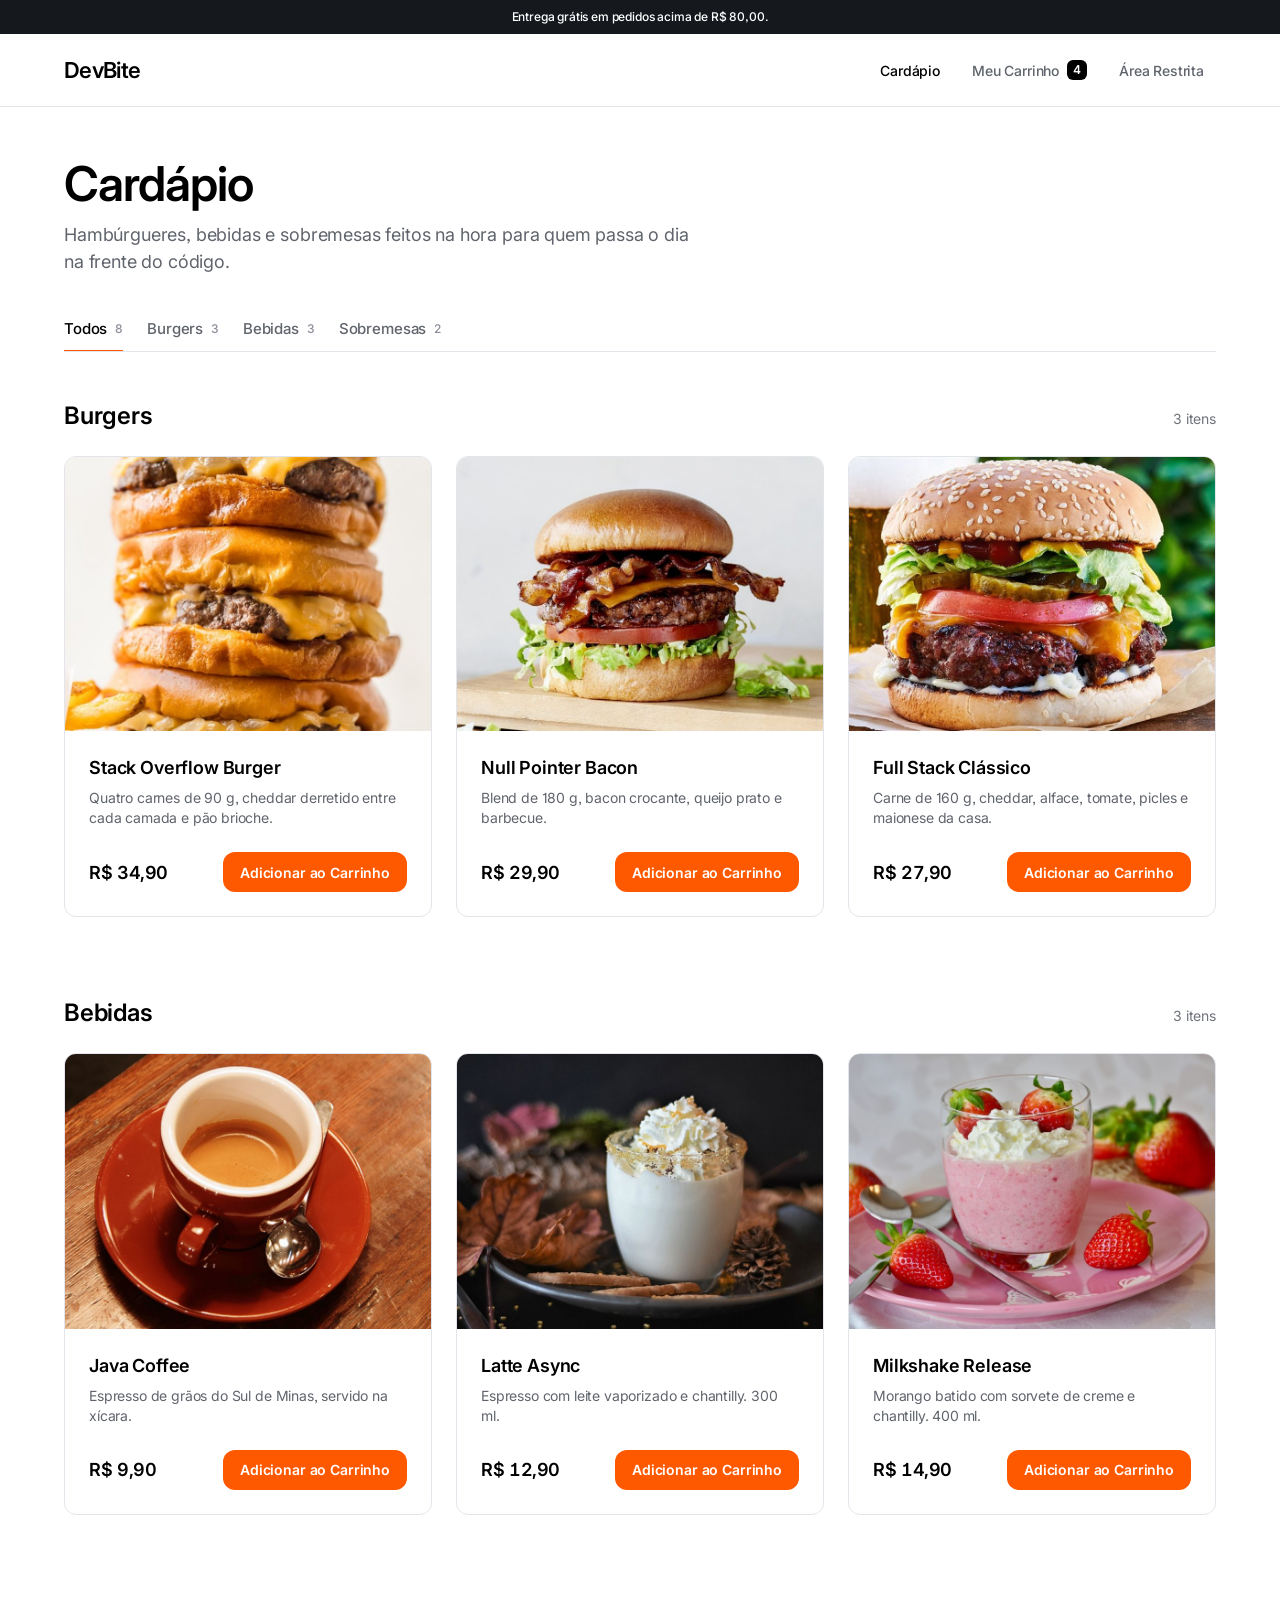
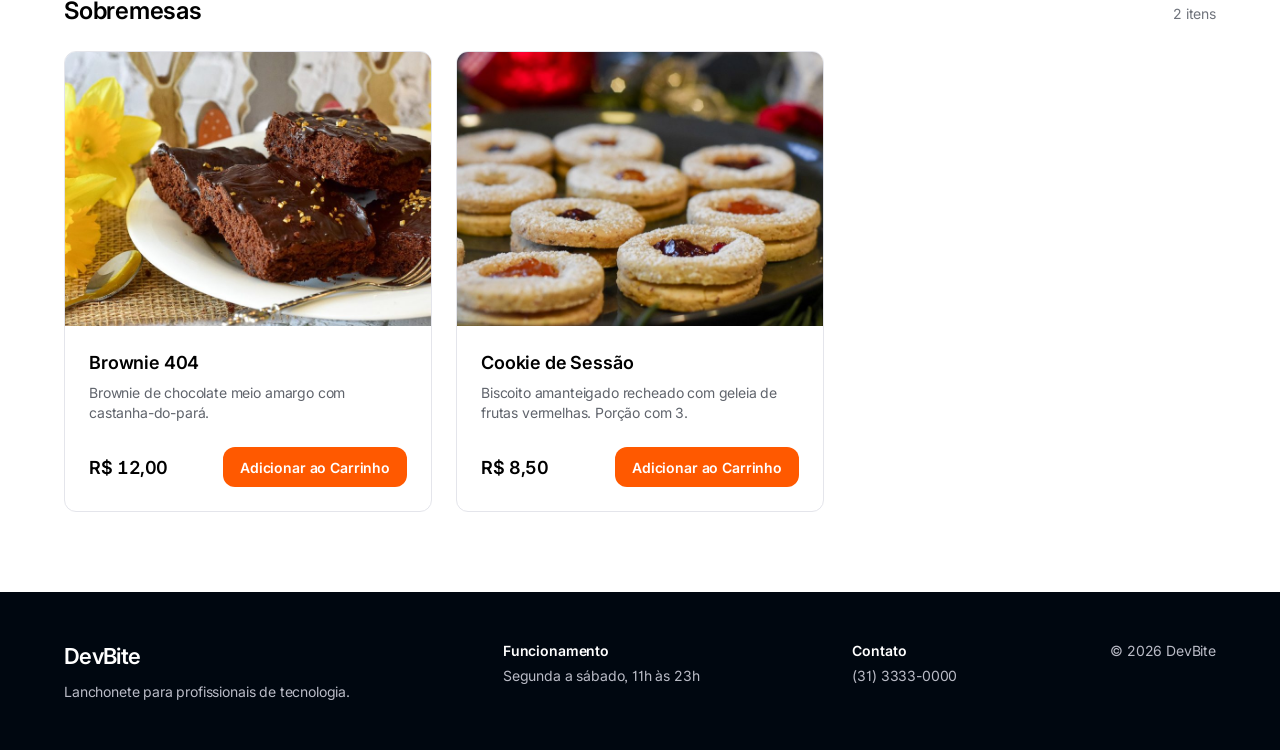
<file: index.html>
<!DOCTYPE html>
<html lang="pt-BR">
<head>
  <meta charset="UTF-8">
  <meta name="viewport" content="width=device-width, initial-scale=1.0">
  <meta name="description" content="DevBite — lanchonete para profissionais de tecnologia. Confira o cardápio.">
  <title>DevBite | Cardápio</title>
  <link rel="preconnect" href="https://fonts.googleapis.com">
  <link rel="preconnect" href="https://fonts.gstatic.com" crossorigin>
  <link href="https://fonts.googleapis.com/css2?family=Inter:wght@400;500;600&display=swap" rel="stylesheet">
  <link rel="stylesheet" href="style.css">
</head>
<body>

  <div class="announcement" id="announcement">Entrega grátis em pedidos acima de R$ 80,00.</div>

  <!-- Cabeçalho com navegação principal -->
  <header class="site-header" id="site-header">
    <div class="container">
      <a href="index.html" class="logo" id="logo-link">DevBite</a>

      <nav aria-label="Navegação principal" id="main-nav">
        <ul class="nav-list">
          <li><a href="index.html" class="nav-link active" id="nav-cardapio" aria-current="page">Cardápio</a></li>
          <li>
            <a href="checkout.html" class="nav-link" id="nav-carrinho">
              Meu Carrinho
              <span class="cart-count" id="cart-count">4</span>
            </a>
          </li>
          <li><a href="admin.html" class="nav-link" id="nav-admin">Área Restrita</a></li>
        </ul>
      </nav>
    </div>
  </header>

  <main id="main-content">
    <div class="container">

      <div class="page-title">
        <h1>Cardápio</h1>
        <p>Hambúrgueres, bebidas e sobremesas feitos na hora para quem passa o dia na frente do código.</p>
      </div>

      <!-- Lista de categorias -->
      <nav class="categories" id="categories" aria-label="Categorias do cardápio">
        <ul class="category-list" id="category-list">
          <li>
            <button type="button" class="category-btn active" id="cat-todos" data-category="todos">
              Todos <span class="count">8</span>
            </button>
          </li>
          <li>
            <button type="button" class="category-btn" id="cat-burgers" data-category="burgers">
              Burgers <span class="count">3</span>
            </button>
          </li>
          <li>
            <button type="button" class="category-btn" id="cat-bebidas" data-category="bebidas">
              Bebidas <span class="count">3</span>
            </button>
          </li>
          <li>
            <button type="button" class="category-btn" id="cat-sobremesas" data-category="sobremesas">
              Sobremesas <span class="count">2</span>
            </button>
          </li>
        </ul>
      </nav>

      <!-- Produtos -->
      <div id="product-container">

        <section class="product-section" id="section-burgers" data-category="burgers" aria-labelledby="title-burgers">
          <div class="section-heading">
            <h2 id="title-burgers">Burgers</h2>
            <span>3 itens</span>
          </div>
          <div class="product-grid">

            <article class="card-produto" id="produto-1" data-id="1" data-category="burgers">
              <img src="img/stack-overflow-burger.jpg" alt="Stack Overflow Burger" width="600" height="450" loading="lazy">
              <div class="card-body">
                <h3>Stack Overflow Burger</h3>
                <p class="card-desc">Quatro carnes de 90 g, cheddar derretido entre cada camada e pão brioche.</p>
                <div class="card-footer">
                  <span class="price" id="preco-produto-1" data-price="34.90">R$ 34,90</span>
                  <button type="button" class="btn btn-primary btn-add-cart" id="btn-add-1" data-id="1">Adicionar ao Carrinho</button>
                </div>
              </div>
            </article>

            <article class="card-produto" id="produto-2" data-id="2" data-category="burgers">
              <img src="img/null-pointer-bacon.jpg" alt="Null Pointer Bacon" width="600" height="450" loading="lazy">
              <div class="card-body">
                <h3>Null Pointer Bacon</h3>
                <p class="card-desc">Blend de 180 g, bacon crocante, queijo prato e barbecue.</p>
                <div class="card-footer">
                  <span class="price" id="preco-produto-2" data-price="29.90">R$ 29,90</span>
                  <button type="button" class="btn btn-primary btn-add-cart" id="btn-add-2" data-id="2">Adicionar ao Carrinho</button>
                </div>
              </div>
            </article>

            <article class="card-produto" id="produto-3" data-id="3" data-category="burgers">
              <img src="img/full-stack-classico.jpg" alt="Full Stack Clássico" width="600" height="450" loading="lazy">
              <div class="card-body">
                <h3>Full Stack Clássico</h3>
                <p class="card-desc">Carne de 160 g, cheddar, alface, tomate, picles e maionese da casa.</p>
                <div class="card-footer">
                  <span class="price" id="preco-produto-3" data-price="27.90">R$ 27,90</span>
                  <button type="button" class="btn btn-primary btn-add-cart" id="btn-add-3" data-id="3">Adicionar ao Carrinho</button>
                </div>
              </div>
            </article>

          </div>
        </section>

        <section class="product-section" id="section-bebidas" data-category="bebidas" aria-labelledby="title-bebidas">
          <div class="section-heading">
            <h2 id="title-bebidas">Bebidas</h2>
            <span>3 itens</span>
          </div>
          <div class="product-grid">

            <article class="card-produto" id="produto-4" data-id="4" data-category="bebidas">
              <img src="img/java-coffee.jpg" alt="Java Coffee" width="600" height="450" loading="lazy">
              <div class="card-body">
                <h3>Java Coffee</h3>
                <p class="card-desc">Espresso de grãos do Sul de Minas, servido na xícara.</p>
                <div class="card-footer">
                  <span class="price" id="preco-produto-4" data-price="9.90">R$ 9,90</span>
                  <button type="button" class="btn btn-primary btn-add-cart" id="btn-add-4" data-id="4">Adicionar ao Carrinho</button>
                </div>
              </div>
            </article>

            <article class="card-produto" id="produto-5" data-id="5" data-category="bebidas">
              <img src="img/latte-async.jpg" alt="Latte Async" width="600" height="450" loading="lazy">
              <div class="card-body">
                <h3>Latte Async</h3>
                <p class="card-desc">Espresso com leite vaporizado e chantilly. 300 ml.</p>
                <div class="card-footer">
                  <span class="price" id="preco-produto-5" data-price="12.90">R$ 12,90</span>
                  <button type="button" class="btn btn-primary btn-add-cart" id="btn-add-5" data-id="5">Adicionar ao Carrinho</button>
                </div>
              </div>
            </article>

            <article class="card-produto" id="produto-6" data-id="6" data-category="bebidas">
              <img src="img/milkshake-release.jpg" alt="Milkshake Release" width="600" height="450" loading="lazy">
              <div class="card-body">
                <h3>Milkshake Release</h3>
                <p class="card-desc">Morango batido com sorvete de creme e chantilly. 400 ml.</p>
                <div class="card-footer">
                  <span class="price" id="preco-produto-6" data-price="14.90">R$ 14,90</span>
                  <button type="button" class="btn btn-primary btn-add-cart" id="btn-add-6" data-id="6">Adicionar ao Carrinho</button>
                </div>
              </div>
            </article>

          </div>
        </section>

        <section class="product-section" id="section-sobremesas" data-category="sobremesas" aria-labelledby="title-sobremesas">
          <div class="section-heading">
            <h2 id="title-sobremesas">Sobremesas</h2>
            <span>2 itens</span>
          </div>
          <div class="product-grid">

            <article class="card-produto" id="produto-7" data-id="7" data-category="sobremesas">
              <img src="img/brownie-404.jpg" alt="Brownie 404" width="600" height="450" loading="lazy">
              <div class="card-body">
                <h3>Brownie 404</h3>
                <p class="card-desc">Brownie de chocolate meio amargo com castanha-do-pará.</p>
                <div class="card-footer">
                  <span class="price" id="preco-produto-7" data-price="12.00">R$ 12,00</span>
                  <button type="button" class="btn btn-primary btn-add-cart" id="btn-add-7" data-id="7">Adicionar ao Carrinho</button>
                </div>
              </div>
            </article>

            <article class="card-produto" id="produto-8" data-id="8" data-category="sobremesas">
              <img src="img/cookie-de-sessao.jpg" alt="Cookie de Sessão" width="600" height="450" loading="lazy">
              <div class="card-body">
                <h3>Cookie de Sessão</h3>
                <p class="card-desc">Biscoito amanteigado recheado com geleia de frutas vermelhas. Porção com 3.</p>
                <div class="card-footer">
                  <span class="price" id="preco-produto-8" data-price="8.50">R$ 8,50</span>
                  <button type="button" class="btn btn-primary btn-add-cart" id="btn-add-8" data-id="8">Adicionar ao Carrinho</button>
                </div>
              </div>
            </article>

          </div>
        </section>

      </div>
    </div>
  </main>

  <footer class="site-footer" id="site-footer">
    <div class="container">
      <div class="footer-brand">
        <span class="logo">DevBite</span>
        <span>Lanchonete para profissionais de tecnologia.</span>
      </div>
      <div class="footer-info">
        <strong>Funcionamento</strong>
        <span>Segunda a sábado, 11h às 23h</span>
      </div>
      <div class="footer-info">
        <strong>Contato</strong>
        <span>(31) 3333-0000</span>
      </div>
      <div class="footer-info">
        <span>&copy; 2026 DevBite</span>
      </div>
    </div>
  </footer>

</body>
</html>
</file>
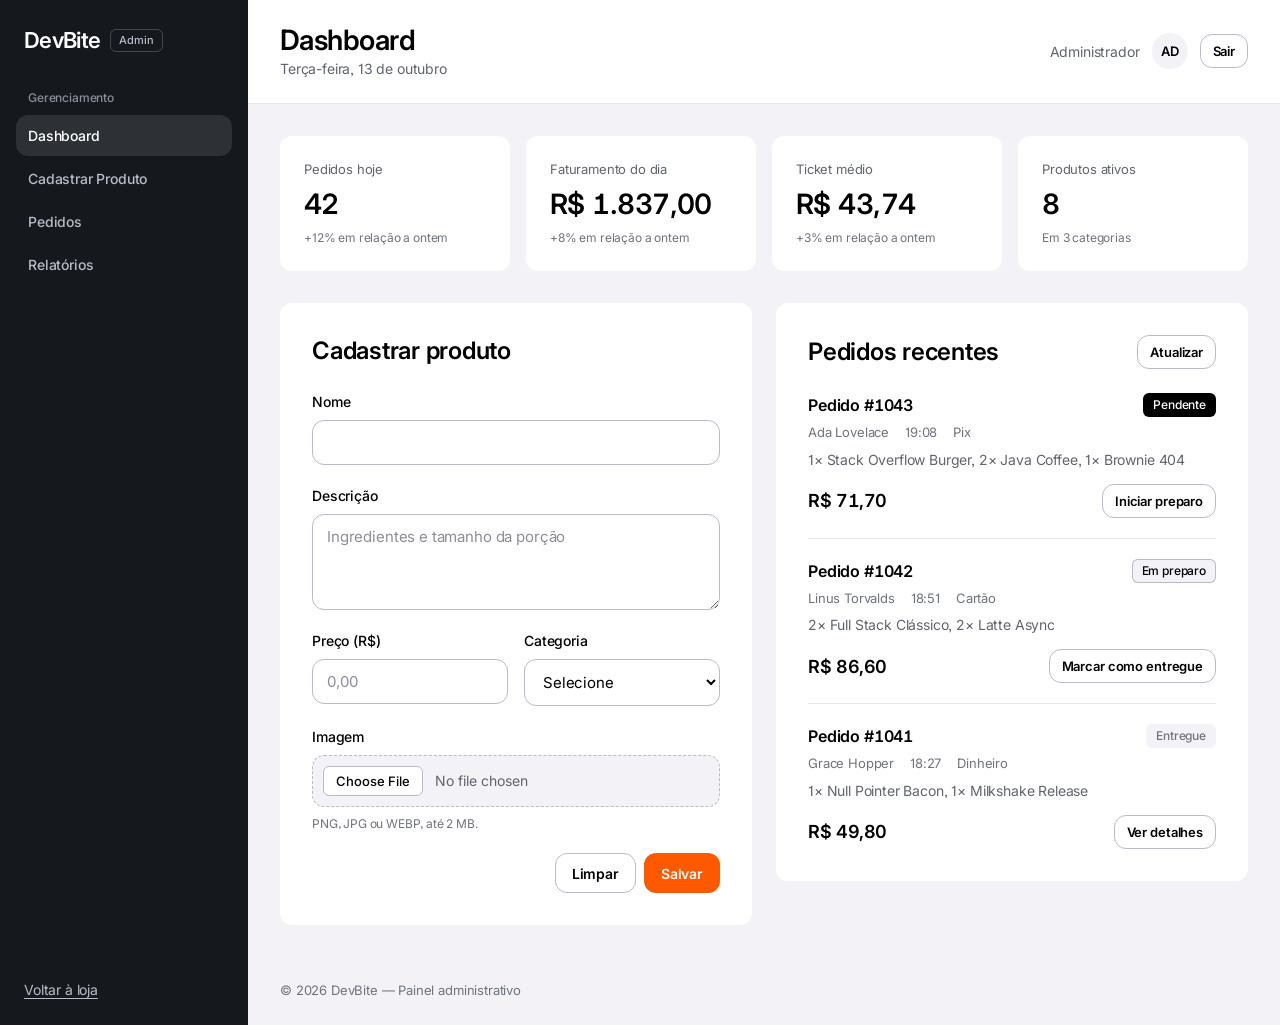
<file: admin.html>
<!DOCTYPE html>
<html lang="pt-BR">
<head>
  <meta charset="UTF-8">
  <meta name="viewport" content="width=device-width, initial-scale=1.0">
  <meta name="description" content="DevBite — painel administrativo.">
  <title>DevBite | Painel Administrativo</title>
  <link rel="preconnect" href="https://fonts.googleapis.com">
  <link rel="preconnect" href="https://fonts.gstatic.com" crossorigin>
  <link href="https://fonts.googleapis.com/css2?family=Inter:wght@400;500;600&display=swap" rel="stylesheet">
  <link rel="stylesheet" href="style.css">
</head>
<body class="admin-body">

  <!-- Menu administrativo lateral -->
  <header class="admin-sidebar" id="admin-sidebar">
    <a href="admin.html" class="logo" id="admin-logo-link">
      DevBite
      <span class="admin-tag">Admin</span>
    </a>

    <nav class="admin-nav" id="admin-nav" aria-label="Menu administrativo">
      <p class="admin-nav-label">Gerenciamento</p>
      <ul class="nav-list">
        <li><a href="#dashboard" class="nav-link active" id="admin-nav-dashboard" aria-current="page">Dashboard</a></li>
        <li><a href="#cadastro-produto" class="nav-link" id="admin-nav-cadastrar">Cadastrar Produto</a></li>
        <li><a href="#pedidos-recentes" class="nav-link" id="admin-nav-pedidos">Pedidos</a></li>
        <li><a href="#relatorios" class="nav-link" id="admin-nav-relatorios">Relatórios</a></li>
      </ul>
    </nav>

    <div class="admin-sidebar-footer">
      <a href="index.html" id="admin-btn-voltar-loja">Voltar à loja</a>
    </div>
  </header>

  <div class="admin-main">

    <div class="admin-topbar" id="admin-topbar">
      <div>
        <h1 id="dashboard">Dashboard</h1>
        <p>Terça-feira, 13 de outubro</p>
      </div>
      <div class="admin-user" id="admin-user">
        <span>Administrador</span>
        <span class="avatar" aria-hidden="true">AD</span>
        <button type="button" class="btn btn-secondary btn-sm" id="btn-logout">Sair</button>
      </div>
    </div>

    <main class="admin-content" id="main-content">

      <!-- Indicadores -->
      <section class="stats-grid" id="relatorios" aria-label="Resumo do dia">
        <article class="stat-card" id="stat-pedidos">
          <span class="stat-label">Pedidos hoje</span>
          <span class="stat-value" id="stat-pedidos-valor">42</span>
          <span class="stat-note">+12% em relação a ontem</span>
        </article>
        <article class="stat-card" id="stat-faturamento">
          <span class="stat-label">Faturamento do dia</span>
          <span class="stat-value" id="stat-faturamento-valor">R$ 1.837,00</span>
          <span class="stat-note">+8% em relação a ontem</span>
        </article>
        <article class="stat-card" id="stat-ticket">
          <span class="stat-label">Ticket médio</span>
          <span class="stat-value" id="stat-ticket-valor">R$ 43,74</span>
          <span class="stat-note">+3% em relação a ontem</span>
        </article>
        <article class="stat-card" id="stat-produtos">
          <span class="stat-label">Produtos ativos</span>
          <span class="stat-value" id="stat-produtos-valor">8</span>
          <span class="stat-note">Em 3 categorias</span>
        </article>
      </section>

      <div class="admin-grid">

        <!-- Cadastro de produto -->
        <section class="panel" id="cadastro-produto" aria-labelledby="cadastro-title">
          <div class="panel-title">
            <h2 id="cadastro-title">Cadastrar produto</h2>
          </div>

          <form class="form" id="product-form" name="product-form" action="#" method="post" enctype="multipart/form-data">

            <div class="form-group">
              <label for="produto-nome">Nome</label>
              <input type="text" class="form-control" id="produto-nome" name="produto-nome" required>
            </div>

            <div class="form-group">
              <label for="produto-descricao">Descrição</label>
              <textarea class="form-control" id="produto-descricao" name="produto-descricao" placeholder="Ingredientes e tamanho da porção"></textarea>
            </div>

            <div class="form-row">
              <div class="form-group">
                <label for="produto-preco">Preço (R$)</label>
                <input type="number" class="form-control" id="produto-preco" name="produto-preco" placeholder="0,00" min="0" step="0.01" required>
              </div>
              <div class="form-group">
                <label for="produto-categoria">Categoria</label>
                <select class="form-control" id="produto-categoria" name="produto-categoria" required>
                  <option value="" disabled selected>Selecione</option>
                  <option value="burgers">Burgers</option>
                  <option value="bebidas">Bebidas</option>
                  <option value="sobremesas">Sobremesas</option>
                </select>
              </div>
            </div>

            <div class="form-group">
              <label for="produto-imagem">Imagem</label>
              <input type="file" class="file-input" id="produto-imagem" name="produto-imagem" accept="image/png, image/jpeg, image/webp">
              <span class="form-hint">PNG, JPG ou WEBP, até 2 MB.</span>
            </div>

            <div class="form-actions">
              <button type="reset" class="btn btn-secondary" id="btn-limpar-produto">Limpar</button>
              <button type="submit" class="btn btn-primary" id="btn-salvar-produto">Salvar</button>
            </div>
          </form>
        </section>

        <!-- Pedidos recentes -->
        <section class="panel" id="pedidos-recentes" aria-labelledby="pedidos-title">
          <div class="panel-title">
            <h2 id="pedidos-title">Pedidos recentes</h2>
            <button type="button" class="btn btn-secondary btn-sm" id="btn-atualizar-pedidos">Atualizar</button>
          </div>

          <ul class="order-list" id="order-list">

            <li class="order-item" id="pedido-1043" data-id="1043">
              <span class="order-id">Pedido #1043</span>
              <span class="status status-pendente" id="status-pedido-1043">Pendente</span>
              <div class="order-meta">
                <span>Ada Lovelace</span>
                <span>19:08</span>
                <span>Pix</span>
              </div>
              <p class="order-items-text">1× Stack Overflow Burger, 2× Java Coffee, 1× Brownie 404</p>
              <div class="order-actions">
                <span class="price">R$ 71,70</span>
                <button type="button" class="btn btn-secondary btn-sm" id="btn-avancar-1043" data-id="1043">Iniciar preparo</button>
              </div>
            </li>

            <li class="order-item" id="pedido-1042" data-id="1042">
              <span class="order-id">Pedido #1042</span>
              <span class="status status-preparo" id="status-pedido-1042">Em preparo</span>
              <div class="order-meta">
                <span>Linus Torvalds</span>
                <span>18:51</span>
                <span>Cartão</span>
              </div>
              <p class="order-items-text">2× Full Stack Clássico, 2× Latte Async</p>
              <div class="order-actions">
                <span class="price">R$ 86,60</span>
                <button type="button" class="btn btn-secondary btn-sm" id="btn-avancar-1042" data-id="1042">Marcar como entregue</button>
              </div>
            </li>

            <li class="order-item" id="pedido-1041" data-id="1041">
              <span class="order-id">Pedido #1041</span>
              <span class="status status-entregue" id="status-pedido-1041">Entregue</span>
              <div class="order-meta">
                <span>Grace Hopper</span>
                <span>18:27</span>
                <span>Dinheiro</span>
              </div>
              <p class="order-items-text">1× Null Pointer Bacon, 1× Milkshake Release</p>
              <div class="order-actions">
                <span class="price">R$ 49,80</span>
                <button type="button" class="btn btn-secondary btn-sm" id="btn-detalhes-1041" data-id="1041">Ver detalhes</button>
              </div>
            </li>

          </ul>
        </section>

      </div>
    </main>

    <footer class="admin-footer" id="site-footer">
      &copy; 2026 DevBite — Painel administrativo
    </footer>
  </div>

</body>
</html>
</file>
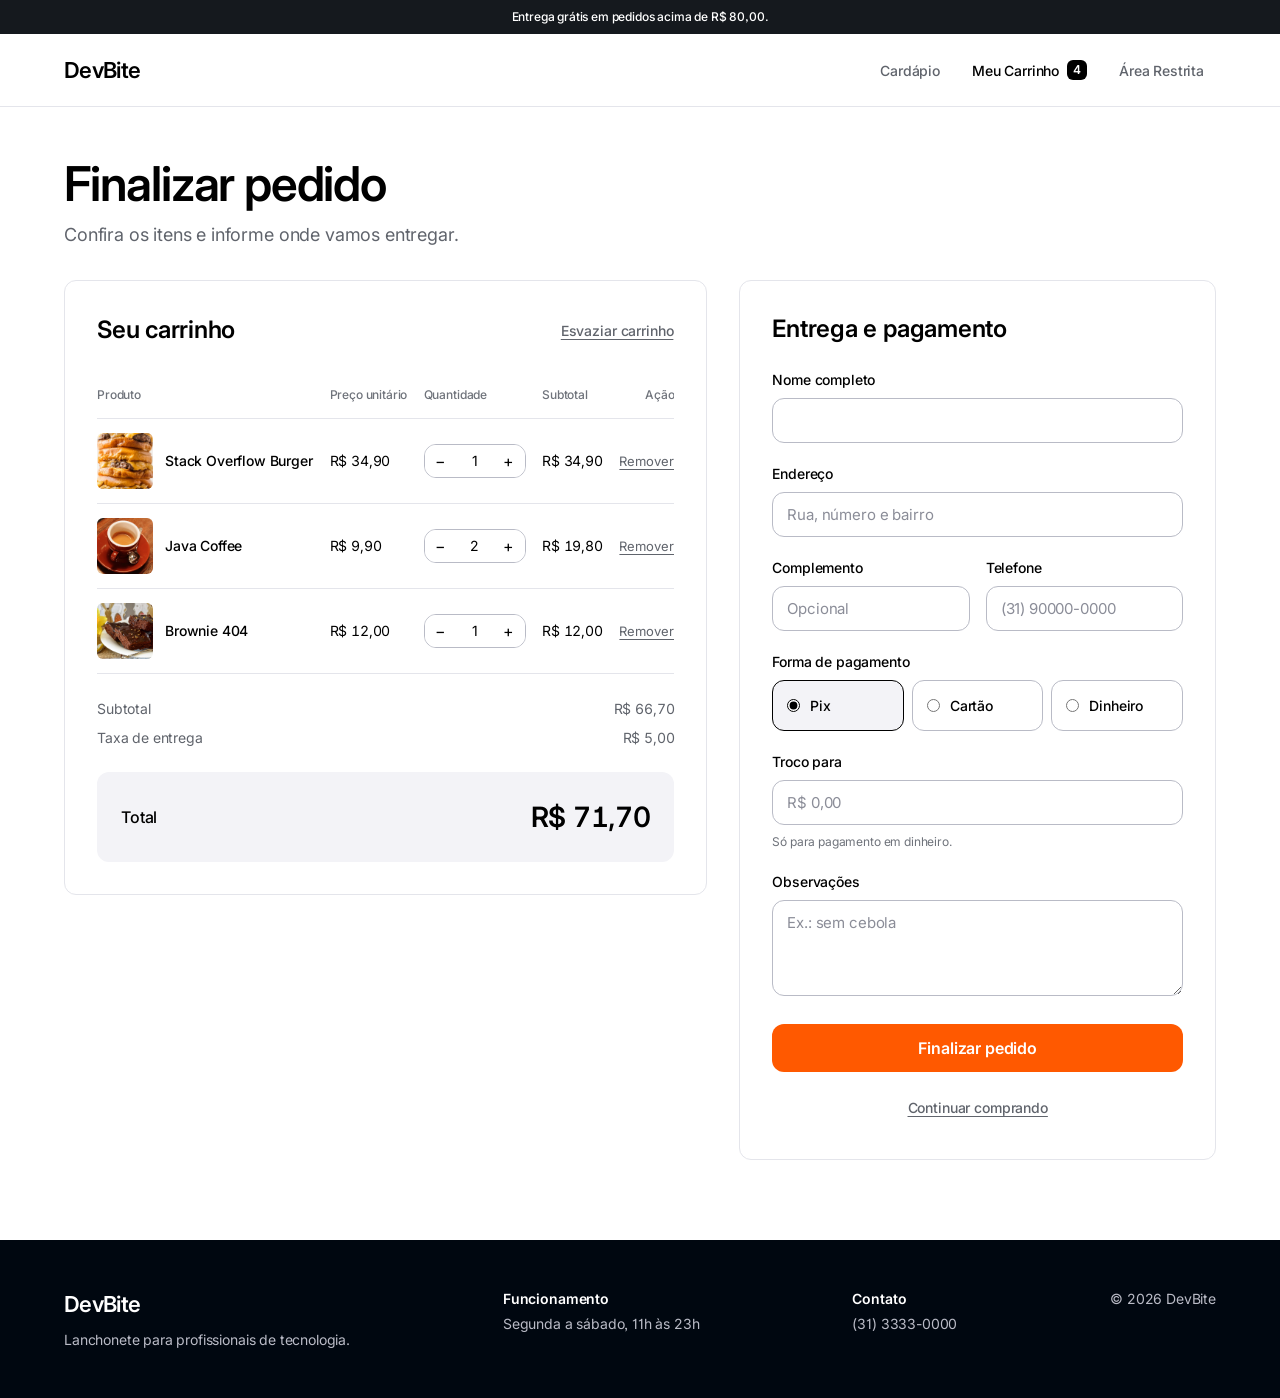
<file: checkout.html>
<!DOCTYPE html>
<html lang="pt-BR">
<head>
  <meta charset="UTF-8">
  <meta name="viewport" content="width=device-width, initial-scale=1.0">
  <meta name="description" content="DevBite — finalize seu pedido.">
  <title>DevBite | Meu Carrinho</title>
  <link rel="preconnect" href="https://fonts.googleapis.com">
  <link rel="preconnect" href="https://fonts.gstatic.com" crossorigin>
  <link href="https://fonts.googleapis.com/css2?family=Inter:wght@400;500;600&display=swap" rel="stylesheet">
  <link rel="stylesheet" href="style.css">
</head>
<body>

  <div class="announcement" id="announcement">Entrega grátis em pedidos acima de R$ 80,00.</div>

  <!-- Cabeçalho com navegação principal -->
  <header class="site-header" id="site-header">
    <div class="container">
      <a href="index.html" class="logo" id="logo-link">DevBite</a>

      <nav aria-label="Navegação principal" id="main-nav">
        <ul class="nav-list">
          <li><a href="index.html" class="nav-link" id="nav-cardapio">Cardápio</a></li>
          <li>
            <a href="checkout.html" class="nav-link active" id="nav-carrinho" aria-current="page">
              Meu Carrinho
              <span class="cart-count" id="cart-count">4</span>
            </a>
          </li>
          <li><a href="admin.html" class="nav-link" id="nav-admin">Área Restrita</a></li>
        </ul>
      </nav>
    </div>
  </header>

  <main id="main-content">
    <div class="container">

      <div class="page-title">
        <h1>Finalizar pedido</h1>
        <p>Confira os itens e informe onde vamos entregar.</p>
      </div>

      <div class="checkout-layout">

        <!-- Carrinho -->
        <section class="panel" id="cart-section" aria-labelledby="cart-title">
          <div class="panel-title">
            <h2 id="cart-title">Seu carrinho</h2>
            <button type="button" class="btn btn-ghost" id="btn-clear-cart">Esvaziar carrinho</button>
          </div>

          <div class="table-wrapper">
            <table class="table" id="cart-table">
              <thead>
                <tr>
                  <th scope="col">Produto</th>
                  <th scope="col">Preço unitário</th>
                  <th scope="col">Quantidade</th>
                  <th scope="col">Subtotal</th>
                  <th scope="col">Ação</th>
                </tr>
              </thead>
              <tbody id="cart-items">

                <tr id="cart-item-1" data-id="1">
                  <td>
                    <div class="cart-product">
                      <img src="img/stack-overflow-burger.jpg" alt="" width="56" height="56">
                      <span>Stack Overflow Burger</span>
                    </div>
                  </td>
                  <td class="num" data-label="Preço unitário" id="unit-price-1">R$ 34,90</td>
                  <td data-label="Quantidade">
                    <div class="qty-control">
                      <button type="button" class="qty-btn" id="btn-qty-minus-1" data-id="1" aria-label="Diminuir quantidade">−</button>
                      <input type="number" class="qty-input" id="qty-1" name="qty-1" value="1" min="1" aria-label="Quantidade de Stack Overflow Burger">
                      <button type="button" class="qty-btn" id="btn-qty-plus-1" data-id="1" aria-label="Aumentar quantidade">+</button>
                    </div>
                  </td>
                  <td class="num" data-label="Subtotal" id="subtotal-1">R$ 34,90</td>
                  <td class="cell-remove"><button type="button" class="link-remove btn-remove" id="btn-remove-1" data-id="1">Remover</button></td>
                </tr>

                <tr id="cart-item-4" data-id="4">
                  <td>
                    <div class="cart-product">
                      <img src="img/java-coffee.jpg" alt="" width="56" height="56">
                      <span>Java Coffee</span>
                    </div>
                  </td>
                  <td class="num" data-label="Preço unitário" id="unit-price-4">R$ 9,90</td>
                  <td data-label="Quantidade">
                    <div class="qty-control">
                      <button type="button" class="qty-btn" id="btn-qty-minus-4" data-id="4" aria-label="Diminuir quantidade">−</button>
                      <input type="number" class="qty-input" id="qty-4" name="qty-4" value="2" min="1" aria-label="Quantidade de Java Coffee">
                      <button type="button" class="qty-btn" id="btn-qty-plus-4" data-id="4" aria-label="Aumentar quantidade">+</button>
                    </div>
                  </td>
                  <td class="num" data-label="Subtotal" id="subtotal-4">R$ 19,80</td>
                  <td class="cell-remove"><button type="button" class="link-remove btn-remove" id="btn-remove-4" data-id="4">Remover</button></td>
                </tr>

                <tr id="cart-item-7" data-id="7">
                  <td>
                    <div class="cart-product">
                      <img src="img/brownie-404.jpg" alt="" width="56" height="56">
                      <span>Brownie 404</span>
                    </div>
                  </td>
                  <td class="num" data-label="Preço unitário" id="unit-price-7">R$ 12,00</td>
                  <td data-label="Quantidade">
                    <div class="qty-control">
                      <button type="button" class="qty-btn" id="btn-qty-minus-7" data-id="7" aria-label="Diminuir quantidade">−</button>
                      <input type="number" class="qty-input" id="qty-7" name="qty-7" value="1" min="1" aria-label="Quantidade de Brownie 404">
                      <button type="button" class="qty-btn" id="btn-qty-plus-7" data-id="7" aria-label="Aumentar quantidade">+</button>
                    </div>
                  </td>
                  <td class="num" data-label="Subtotal" id="subtotal-7">R$ 12,00</td>
                  <td class="cell-remove"><button type="button" class="link-remove btn-remove" id="btn-remove-7" data-id="7">Remover</button></td>
                </tr>

              </tbody>
            </table>
          </div>

          <div class="order-summary" id="order-summary">
            <div class="summary-row">
              <span>Subtotal</span>
              <span id="cart-subtotal">R$ 66,70</span>
            </div>
            <div class="summary-row">
              <span>Taxa de entrega</span>
              <span id="delivery-fee">R$ 5,00</span>
            </div>
            <div class="total-box" id="total-box">
              <span>Total</span>
              <span class="total-value" id="cart-total">R$ 71,70</span>
            </div>
          </div>
        </section>

        <!-- Entrega e pagamento -->
        <section class="panel" id="checkout-section" aria-labelledby="checkout-title">
          <div class="panel-title">
            <h2 id="checkout-title">Entrega e pagamento</h2>
          </div>

          <form class="form" id="checkout-form" name="checkout-form" action="#" method="post">

            <div class="form-group">
              <label for="cliente-nome">Nome completo</label>
              <input type="text" class="form-control" id="cliente-nome" name="cliente-nome" autocomplete="name" required>
            </div>

            <div class="form-group">
              <label for="cliente-endereco">Endereço</label>
              <input type="text" class="form-control" id="cliente-endereco" name="cliente-endereco" placeholder="Rua, número e bairro" autocomplete="street-address" required>
            </div>

            <div class="form-row">
              <div class="form-group">
                <label for="cliente-complemento">Complemento</label>
                <input type="text" class="form-control" id="cliente-complemento" name="cliente-complemento" placeholder="Opcional">
              </div>
              <div class="form-group">
                <label for="cliente-telefone">Telefone</label>
                <input type="tel" class="form-control" id="cliente-telefone" name="cliente-telefone" placeholder="(31) 90000-0000" autocomplete="tel" required>
              </div>
            </div>

            <fieldset id="payment-fieldset">
              <legend class="form-legend">Forma de pagamento</legend>
              <div class="payment-options">
                <label class="payment-option" for="pagamento-pix">
                  <input type="radio" id="pagamento-pix" name="pagamento" value="pix" checked>
                  Pix
                </label>
                <label class="payment-option" for="pagamento-cartao">
                  <input type="radio" id="pagamento-cartao" name="pagamento" value="cartao">
                  Cartão
                </label>
                <label class="payment-option" for="pagamento-dinheiro">
                  <input type="radio" id="pagamento-dinheiro" name="pagamento" value="dinheiro">
                  Dinheiro
                </label>
              </div>
            </fieldset>

            <div class="form-group" id="troco-group">
              <label for="cliente-troco">Troco para</label>
              <input type="text" class="form-control" id="cliente-troco" name="cliente-troco" placeholder="R$ 0,00">
              <span class="form-hint">Só para pagamento em dinheiro.</span>
            </div>

            <div class="form-group">
              <label for="cliente-observacao">Observações</label>
              <textarea class="form-control" id="cliente-observacao" name="cliente-observacao" placeholder="Ex.: sem cebola"></textarea>
            </div>

            <div class="form-footer">
              <button type="submit" class="btn btn-primary btn-lg btn-block" id="btn-finalizar-pedido">Finalizar pedido</button>
              <a href="index.html" class="btn btn-ghost" id="btn-continuar-comprando">Continuar comprando</a>
            </div>
          </form>
        </section>

      </div>
    </div>
  </main>

  <footer class="site-footer" id="site-footer">
    <div class="container">
      <div class="footer-brand">
        <span class="logo">DevBite</span>
        <span>Lanchonete para profissionais de tecnologia.</span>
      </div>
      <div class="footer-info">
        <strong>Funcionamento</strong>
        <span>Segunda a sábado, 11h às 23h</span>
      </div>
      <div class="footer-info">
        <strong>Contato</strong>
        <span>(31) 3333-0000</span>
      </div>
      <div class="footer-info">
        <span>&copy; 2026 DevBite</span>
      </div>
    </div>
  </footer>

</body>
</html>
</file>
<file: style.css>
:root {
  /* Cores */
  --color-ember: #ff5900;
  --color-ember-hover: #e65000;
  --color-abyss: #000710;
  --color-carbon: #15191e;
  --color-ink: #000000;
  --color-paper: #ffffff;
  --color-fog: #f3f3f7;
  --color-line: #e4e5eb;
  --color-mist: #b9bbc6;
  --color-steel: #8b8d98;
  --color-pewter: #6f737b;
  --color-graphite: #60646c;

  /* Tipografia */
  --font-inter: "Inter", ui-sans-serif, system-ui, -apple-system, "Segoe UI", Roboto, sans-serif;

  /* Espaçamento */
  --space-8: 8px;
  --space-16: 16px;
  --space-24: 24px;
  --space-32: 32px;
  --space-48: 48px;
  --space-80: 80px;

  /* Raios */
  --radius-tag: 6px;
  --radius: 12px;

  --max-width: 1200px;
}

*,
*::before,
*::after {
  box-sizing: border-box;
}

body {
  margin: 0;
  min-height: 100vh;
  display: flex;
  flex-direction: column;
  background: var(--color-paper);
  color: var(--color-ink);
  font-family: var(--font-inter);
  font-size: 16px;
  line-height: 1.5;
  letter-spacing: -0.01em;
  font-feature-settings: "calt" 0, "liga" 0, "ss03", "cv01", "cv10";
  -webkit-font-smoothing: antialiased;
}

img {
  display: block;
  max-width: 100%;
}

a {
  color: inherit;
  text-decoration: none;
}

h1, h2, h3, p {
  margin: 0;
}

h1 {
  font-size: clamp(2rem, 4vw, 3rem);
  font-weight: 600;
  line-height: 1.2;
  letter-spacing: -0.025em;
}

h2 {
  font-size: 1.5rem;
  font-weight: 600;
  line-height: 1.33;
  letter-spacing: -0.01em;
}

h3 {
  font-size: 1.125rem;
  font-weight: 600;
  line-height: 1.4;
}

.container {
  width: 100%;
  max-width: var(--max-width);
  margin: 0 auto;
  padding: 0 var(--space-24);
}

/* ---------- Barra de aviso ---------- */

.announcement {
  background: var(--color-carbon);
  color: var(--color-paper);
  font-size: 0.75rem;
  font-weight: 500;
  text-align: center;
  padding: var(--space-8) var(--space-16);
}

/* ---------- Cabeçalho / navegação ---------- */

.site-header {
  background: var(--color-paper);
  border-bottom: 1px solid var(--color-line);
}

.site-header .container {
  display: flex;
  align-items: center;
  justify-content: space-between;
  flex-wrap: wrap;
  gap: var(--space-16);
  min-height: 72px;
  padding-top: var(--space-8);
  padding-bottom: var(--space-8);
}

.logo {
  font-size: 1.375rem;
  font-weight: 600;
  letter-spacing: -0.03em;
}

.nav-list {
  display: flex;
  flex-wrap: wrap;
  align-items: center;
  gap: var(--space-8);
  margin: 0;
  padding: 0;
  list-style: none;
}

.nav-link {
  display: flex;
  align-items: center;
  gap: var(--space-8);
  padding: var(--space-8) 12px;
  border-radius: var(--radius);
  font-size: 0.875rem;
  font-weight: 500;
  color: var(--color-graphite);
  transition: color 0.15s, background 0.15s;
}

.nav-link:hover {
  color: var(--color-ink);
  background: var(--color-fog);
}

.nav-link.active {
  color: var(--color-ink);
}

.cart-count {
  display: inline-flex;
  align-items: center;
  justify-content: center;
  min-width: 20px;
  height: 20px;
  padding: 0 6px;
  border-radius: var(--radius-tag);
  background: var(--color-ink);
  color: var(--color-paper);
  font-size: 0.75rem;
  font-weight: 600;
}

/* ---------- Estrutura principal ---------- */

main {
  flex: 1;
  padding: var(--space-48) 0 var(--space-80);
}

.page-title {
  display: flex;
  flex-direction: column;
  gap: var(--space-8);
  max-width: 640px;
  margin-bottom: var(--space-32);
}

.page-title p {
  font-size: 1.125rem;
  color: var(--color-graphite);
}

.panel {
  background: var(--color-paper);
  border: 1px solid var(--color-line);
  border-radius: var(--radius);
  padding: var(--space-32);
}

.panel-title {
  display: flex;
  align-items: center;
  justify-content: space-between;
  flex-wrap: wrap;
  gap: var(--space-16);
  margin-bottom: var(--space-24);
}

.text-muted {
  color: var(--color-graphite);
}

/* ---------- Botões ---------- */

.btn {
  display: inline-flex;
  align-items: center;
  justify-content: center;
  gap: var(--space-8);
  padding: var(--space-8) var(--space-16);
  min-height: 40px;
  border: 1px solid transparent;
  border-radius: var(--radius);
  font-family: inherit;
  font-size: 0.875rem;
  font-weight: 600;
  letter-spacing: -0.01em;
  cursor: pointer;
  transition: background 0.15s, border-color 0.15s, color 0.15s;
}

.btn-primary {
  background: var(--color-ember);
  color: var(--color-paper);
}

.btn-primary:hover {
  background: var(--color-ember-hover);
}

.btn-secondary {
  background: var(--color-paper);
  border-color: var(--color-mist);
  color: var(--color-ink);
}

.btn-secondary:hover {
  border-color: var(--color-ink);
}

.btn-ghost {
  background: transparent;
  color: var(--color-graphite);
  padding-left: 0;
  padding-right: 0;
  min-height: auto;
  font-weight: 500;
  text-decoration: underline;
  text-underline-offset: 3px;
}

.btn-ghost:hover {
  color: var(--color-ink);
}

.btn-sm {
  min-height: 34px;
  padding: 6px 12px;
  font-size: 0.8125rem;
}

.btn-lg {
  min-height: 48px;
  font-size: 1rem;
}

.btn-block {
  width: 100%;
}

/* ---------- Tela 1: Cardápio ---------- */

.categories {
  margin-bottom: var(--space-48);
  border-bottom: 1px solid var(--color-line);
}

.category-list {
  display: flex;
  gap: var(--space-24);
  margin: 0;
  padding: 0;
  list-style: none;
  overflow-x: auto;
}

.category-btn {
  display: flex;
  align-items: center;
  gap: var(--space-8);
  padding: 12px 0;
  border: none;
  border-bottom: 2px solid transparent;
  margin-bottom: -1px;
  background: none;
  color: var(--color-graphite);
  font-family: inherit;
  font-size: 0.9375rem;
  font-weight: 500;
  letter-spacing: -0.01em;
  white-space: nowrap;
  cursor: pointer;
  transition: color 0.15s, border-color 0.15s;
}

.category-btn:hover {
  color: var(--color-ink);
}

.category-btn.active {
  color: var(--color-ink);
  border-bottom-color: var(--color-ember);
}

.category-btn .count {
  font-size: 0.75rem;
  color: var(--color-steel);
}

.product-section + .product-section {
  margin-top: var(--space-80);
}

.section-heading {
  display: flex;
  align-items: baseline;
  justify-content: space-between;
  gap: var(--space-16);
  margin-bottom: var(--space-24);
}

.section-heading span {
  font-size: 0.875rem;
  color: var(--color-pewter);
}

.product-grid {
  display: grid;
  grid-template-columns: repeat(3, 1fr);
  gap: var(--space-24);
}

.card-produto {
  display: flex;
  flex-direction: column;
  overflow: hidden;
  background: var(--color-paper);
  border: 1px solid var(--color-line);
  border-radius: var(--radius);
  transition: border-color 0.15s;
}

.card-produto:hover {
  border-color: var(--color-mist);
}

.card-produto img {
  width: 100%;
  height: auto;
  aspect-ratio: 4 / 3;
  object-fit: cover;
  background: var(--color-fog);
  color: var(--color-steel);
  font-size: 0.875rem;
}

.card-body {
  display: flex;
  flex-direction: column;
  flex: 1;
  gap: var(--space-8);
  padding: var(--space-24);
}

.card-desc {
  flex: 1;
  font-size: 0.875rem;
  line-height: 1.43;
  color: var(--color-graphite);
}

.card-footer {
  display: flex;
  align-items: center;
  justify-content: space-between;
  flex-wrap: wrap;
  gap: 12px;
  margin-top: var(--space-16);
}

.price {
  font-size: 1.125rem;
  font-weight: 600;
  letter-spacing: -0.02em;
  font-variant-numeric: tabular-nums;
}

/* ---------- Tela 2: Checkout ---------- */

.checkout-layout {
  display: grid;
  grid-template-columns: 1.35fr 1fr;
  gap: var(--space-32);
  align-items: start;
}

.checkout-layout > *,
.admin-grid > * {
  min-width: 0;
}

.table-wrapper {
  overflow-x: auto;
}

.table {
  width: 100%;
  min-width: 520px;
  border-collapse: collapse;
  font-size: 0.875rem;
}

.table th,
.table td {
  padding: 14px 8px;
  border-bottom: 1px solid var(--color-line);
  text-align: left;
  vertical-align: middle;
}

.table th:first-child,
.table td:first-child {
  padding-left: 0;
}

.table th:last-child,
.table td:last-child {
  padding-right: 0;
  text-align: right;
}

.table th {
  font-size: 0.75rem;
  font-weight: 500;
  color: var(--color-pewter);
}

.table .num {
  font-variant-numeric: tabular-nums;
  white-space: nowrap;
}

.cart-product {
  display: flex;
  align-items: center;
  gap: 12px;
  font-weight: 500;
}

.cart-product img {
  width: 56px;
  height: 56px;
  flex-shrink: 0;
  border-radius: var(--radius-tag);
  object-fit: cover;
  background: var(--color-fog);
}

.qty-control {
  display: inline-flex;
  align-items: center;
  border: 1px solid var(--color-mist);
  border-radius: var(--radius);
  overflow: hidden;
}

.qty-btn {
  width: 32px;
  height: 32px;
  border: none;
  background: var(--color-paper);
  color: var(--color-ink);
  font-family: inherit;
  font-size: 1rem;
  cursor: pointer;
}

.qty-btn:hover {
  background: var(--color-fog);
}

.qty-input {
  width: 36px;
  height: 32px;
  border: none;
  background: transparent;
  color: var(--color-ink);
  font-family: inherit;
  font-size: 0.875rem;
  text-align: center;
  -moz-appearance: textfield;
}

.qty-input::-webkit-outer-spin-button,
.qty-input::-webkit-inner-spin-button {
  -webkit-appearance: none;
  margin: 0;
}

.link-remove {
  padding: 0;
  border: none;
  background: none;
  color: var(--color-graphite);
  font-family: inherit;
  font-size: 0.8125rem;
  text-decoration: underline;
  text-underline-offset: 3px;
  cursor: pointer;
}

.link-remove:hover {
  color: var(--color-ink);
}

.order-summary {
  display: flex;
  flex-direction: column;
  gap: var(--space-8);
  margin-top: var(--space-24);
}

.summary-row {
  display: flex;
  justify-content: space-between;
  font-size: 0.875rem;
  color: var(--color-graphite);
  font-variant-numeric: tabular-nums;
}

.total-box {
  display: flex;
  align-items: center;
  justify-content: space-between;
  margin-top: var(--space-16);
  padding: var(--space-24);
  border-radius: var(--radius);
  background: var(--color-fog);
}

.total-box span:first-child {
  font-weight: 500;
}

.total-value {
  font-size: 1.75rem;
  font-weight: 600;
  letter-spacing: -0.02em;
  font-variant-numeric: tabular-nums;
}

/* ---------- Formulários ---------- */

.form {
  display: flex;
  flex-direction: column;
  gap: 20px;
}

.form-row {
  display: grid;
  grid-template-columns: 1fr 1fr;
  gap: var(--space-16);
}

.form-group {
  display: flex;
  flex-direction: column;
  gap: var(--space-8);
}

.form-group label,
.form-legend {
  font-size: 0.875rem;
  font-weight: 500;
}

.form-control {
  width: 100%;
  padding: 12px 14px;
  border: 1px solid var(--color-mist);
  border-radius: var(--radius);
  background: var(--color-paper);
  color: var(--color-ink);
  font-family: inherit;
  font-size: 0.9375rem;
  letter-spacing: -0.01em;
  transition: border-color 0.15s, box-shadow 0.15s;
}

.form-control::placeholder {
  color: var(--color-steel);
}

.form-control:focus {
  outline: none;
  border-color: var(--color-ink);
  box-shadow: 0 0 0 3px var(--color-fog);
}

textarea.form-control {
  min-height: 96px;
  resize: vertical;
}

select.form-control {
  cursor: pointer;
}

.form-hint {
  font-size: 0.75rem;
  color: var(--color-pewter);
}

fieldset {
  margin: 0;
  padding: 0;
  border: none;
}

.form-legend {
  margin-bottom: var(--space-8);
  padding: 0;
}

.payment-options {
  display: grid;
  grid-template-columns: repeat(3, 1fr);
  gap: var(--space-8);
}

.payment-option {
  display: flex;
  align-items: center;
  gap: 10px;
  padding: 14px;
  border: 1px solid var(--color-mist);
  border-radius: var(--radius);
  font-size: 0.875rem;
  font-weight: 500;
  cursor: pointer;
  transition: border-color 0.15s, background 0.15s;
}

.payment-option:hover {
  border-color: var(--color-ink);
}

.payment-option:has(input:checked) {
  border-color: var(--color-ink);
  background: var(--color-fog);
}

.payment-option input {
  margin: 0;
  accent-color: var(--color-ink);
}

.form-actions {
  display: flex;
  justify-content: flex-end;
  flex-wrap: wrap;
  gap: var(--space-8);
}

.form-footer {
  display: flex;
  flex-direction: column;
  align-items: center;
  gap: var(--space-16);
  margin-top: var(--space-8);
}

/* ---------- Tela 3: Admin ---------- */

.admin-body {
  flex-direction: row;
  background: var(--color-fog);
}

.admin-sidebar {
  display: flex;
  flex-direction: column;
  flex-shrink: 0;
  width: 248px;
  min-height: 100vh;
  background: var(--color-carbon);
  color: var(--color-paper);
}

.admin-sidebar .logo {
  display: flex;
  align-items: center;
  gap: 10px;
  padding: var(--space-24);
}

.admin-tag {
  padding: 2px 8px;
  border: 1px solid rgba(255, 255, 255, 0.2);
  border-radius: var(--radius-tag);
  font-size: 0.6875rem;
  font-weight: 500;
  letter-spacing: 0;
  color: var(--color-mist);
}

.admin-nav {
  flex: 1;
  padding: var(--space-8) var(--space-16);
}

.admin-nav-label {
  margin: 0 0 var(--space-8) 12px;
  font-size: 0.75rem;
  font-weight: 500;
  color: var(--color-steel);
}

.admin-nav .nav-list {
  flex-direction: column;
  align-items: stretch;
  gap: 2px;
}

.admin-nav .nav-link {
  color: var(--color-mist);
  padding: 10px 12px;
}

.admin-nav .nav-link:hover {
  color: var(--color-paper);
  background: rgba(255, 255, 255, 0.06);
}

.admin-nav .nav-link.active {
  color: var(--color-paper);
  background: rgba(255, 255, 255, 0.1);
}

.admin-sidebar-footer {
  padding: var(--space-24);
}

.admin-sidebar-footer a {
  font-size: 0.875rem;
  color: var(--color-mist);
  text-decoration: underline;
  text-underline-offset: 3px;
}

.admin-sidebar-footer a:hover {
  color: var(--color-paper);
}

.admin-main {
  display: flex;
  flex-direction: column;
  flex: 1;
  min-width: 0;
}

.admin-topbar {
  display: flex;
  align-items: center;
  justify-content: space-between;
  flex-wrap: wrap;
  gap: var(--space-16);
  padding: var(--space-24) var(--space-32);
  background: var(--color-paper);
  border-bottom: 1px solid var(--color-line);
}

.admin-topbar h1 {
  font-size: 1.75rem;
  letter-spacing: -0.02em;
}

.admin-topbar p {
  font-size: 0.875rem;
  color: var(--color-graphite);
}

.admin-user {
  display: flex;
  align-items: center;
  gap: 12px;
  font-size: 0.875rem;
  color: var(--color-graphite);
}

.avatar {
  display: flex;
  align-items: center;
  justify-content: center;
  width: 36px;
  height: 36px;
  border-radius: 50%;
  background: var(--color-fog);
  color: var(--color-ink);
  font-size: 0.8125rem;
  font-weight: 600;
}

.admin-content {
  flex: 1;
  padding: var(--space-32);
}

.stats-grid {
  display: grid;
  grid-template-columns: repeat(auto-fit, minmax(190px, 1fr));
  gap: var(--space-16);
  margin-bottom: var(--space-32);
}

.stat-card {
  display: flex;
  flex-direction: column;
  gap: 4px;
  padding: var(--space-24);
  background: var(--color-paper);
  border-radius: var(--radius);
}

.stat-label {
  font-size: 0.8125rem;
  color: var(--color-graphite);
}

.stat-value {
  font-size: 1.75rem;
  font-weight: 600;
  letter-spacing: -0.02em;
  font-variant-numeric: tabular-nums;
}

.stat-note {
  font-size: 0.75rem;
  color: var(--color-pewter);
}

.admin-grid {
  display: grid;
  grid-template-columns: 1fr 1fr;
  gap: var(--space-24);
  align-items: start;
}

.admin-grid .panel {
  border: none;
}

.file-input {
  padding: 10px;
  border: 1px dashed var(--color-mist);
  border-radius: var(--radius);
  background: var(--color-fog);
  font-family: inherit;
  font-size: 0.875rem;
  color: var(--color-graphite);
  cursor: pointer;
}

.file-input::file-selector-button {
  margin-right: 12px;
  padding: 6px 12px;
  border: 1px solid var(--color-mist);
  border-radius: var(--radius-tag);
  background: var(--color-paper);
  font-family: inherit;
  font-size: 0.8125rem;
  font-weight: 500;
  cursor: pointer;
}

.order-list {
  display: flex;
  flex-direction: column;
  margin: 0;
  padding: 0;
  list-style: none;
}

.order-item {
  display: grid;
  grid-template-columns: 1fr auto;
  gap: 6px var(--space-16);
  padding: 20px 0;
  border-bottom: 1px solid var(--color-line);
}

.order-item:first-child {
  padding-top: 0;
}

.order-item:last-child {
  padding-bottom: 0;
  border-bottom: none;
}

.order-id {
  font-weight: 600;
  font-variant-numeric: tabular-nums;
}

.order-meta,
.order-items-text {
  grid-column: 1 / -1;
  font-size: 0.875rem;
  color: var(--color-graphite);
}

.order-meta {
  display: flex;
  flex-wrap: wrap;
  gap: 4px 16px;
  font-size: 0.8125rem;
  color: var(--color-pewter);
}

.order-actions {
  grid-column: 1 / -1;
  display: flex;
  justify-content: space-between;
  align-items: center;
  flex-wrap: wrap;
  gap: var(--space-8);
  margin-top: var(--space-8);
}

.status {
  display: inline-flex;
  align-items: center;
  padding: 3px 10px;
  border-radius: var(--radius-tag);
  font-size: 0.75rem;
  font-weight: 500;
  white-space: nowrap;
}

.status-pendente {
  background: var(--color-ink);
  color: var(--color-paper);
}

.status-preparo {
  background: var(--color-fog);
  color: var(--color-ink);
  box-shadow: inset 0 0 0 1px var(--color-mist);
}

.status-entregue {
  background: var(--color-fog);
  color: var(--color-pewter);
}

/* ---------- Rodapé ---------- */

.site-footer {
  background: var(--color-abyss);
  color: var(--color-mist);
  font-size: 0.875rem;
}

.site-footer .container {
  display: flex;
  justify-content: space-between;
  align-items: flex-start;
  flex-wrap: wrap;
  gap: var(--space-24);
  padding-top: var(--space-48);
  padding-bottom: var(--space-48);
}

.footer-brand {
  display: flex;
  flex-direction: column;
  gap: var(--space-8);
  max-width: 320px;
}

.footer-brand .logo {
  color: var(--color-paper);
}

.footer-info {
  display: flex;
  flex-direction: column;
  gap: 4px;
}

.footer-info strong {
  color: var(--color-paper);
  font-weight: 600;
}

.admin-footer {
  padding: var(--space-24) var(--space-32);
  font-size: 0.8125rem;
  color: var(--color-pewter);
}

/* ---------- Responsividade ---------- */

@media (max-width: 1080px) {
  .checkout-layout {
    grid-template-columns: 1fr;
  }
}

@media (max-width: 960px) {
  .product-grid {
    grid-template-columns: repeat(2, 1fr);
  }

  .checkout-layout,
  .admin-grid {
    grid-template-columns: 1fr;
  }

  .admin-body {
    flex-direction: column;
  }

  .admin-sidebar {
    flex-direction: row;
    flex-wrap: wrap;
    align-items: center;
    width: 100%;
    min-height: auto;
  }

  .admin-sidebar .logo {
    flex: 1;
    padding: var(--space-16) var(--space-24);
  }

  .admin-sidebar-footer {
    padding: var(--space-16) var(--space-24);
  }

  .admin-nav {
    order: 3;
    flex-basis: 100%;
    min-width: 0;
    padding: 0 var(--space-16) 12px;
  }

  .admin-nav-label {
    display: none;
  }

  .admin-nav .nav-list {
    flex-direction: row;
    flex-wrap: nowrap;
    overflow-x: auto;
  }

  .admin-nav .nav-link {
    white-space: nowrap;
  }
}

@media (max-width: 640px) {
  .container {
    padding: 0 var(--space-16);
  }

  main {
    padding-top: var(--space-32);
  }

  .site-header .container {
    justify-content: center;
  }

  .nav-link {
    padding: 6px 8px;
  }

  .panel {
    padding: var(--space-24) 20px;
  }

  .form-row,
  .payment-options {
    grid-template-columns: 1fr;
  }

  .product-grid {
    grid-template-columns: 1fr;
  }

  /* Tabela do carrinho vira lista no celular */
  .table {
    min-width: 0;
  }

  .table thead {
    display: none;
  }

  .table tbody tr {
    display: grid;
    grid-template-columns: 1fr 1fr;
    gap: 12px;
    padding: 16px 0;
    border-bottom: 1px solid var(--color-line);
  }

  .table td,
  .table td:first-child,
  .table td:last-child {
    padding: 0;
    border: none;
    text-align: left;
  }

  .table td:first-child {
    grid-column: 1 / -1;
  }

  .table td[data-label]::before {
    content: attr(data-label);
    display: block;
    margin-bottom: 4px;
    font-size: 0.75rem;
    color: var(--color-pewter);
  }

  .table td.cell-remove {
    display: flex;
    align-items: flex-end;
  }

  .admin-topbar,
  .admin-content,
  .admin-footer {
    padding-left: var(--space-16);
    padding-right: var(--space-16);
  }
}
</file>
